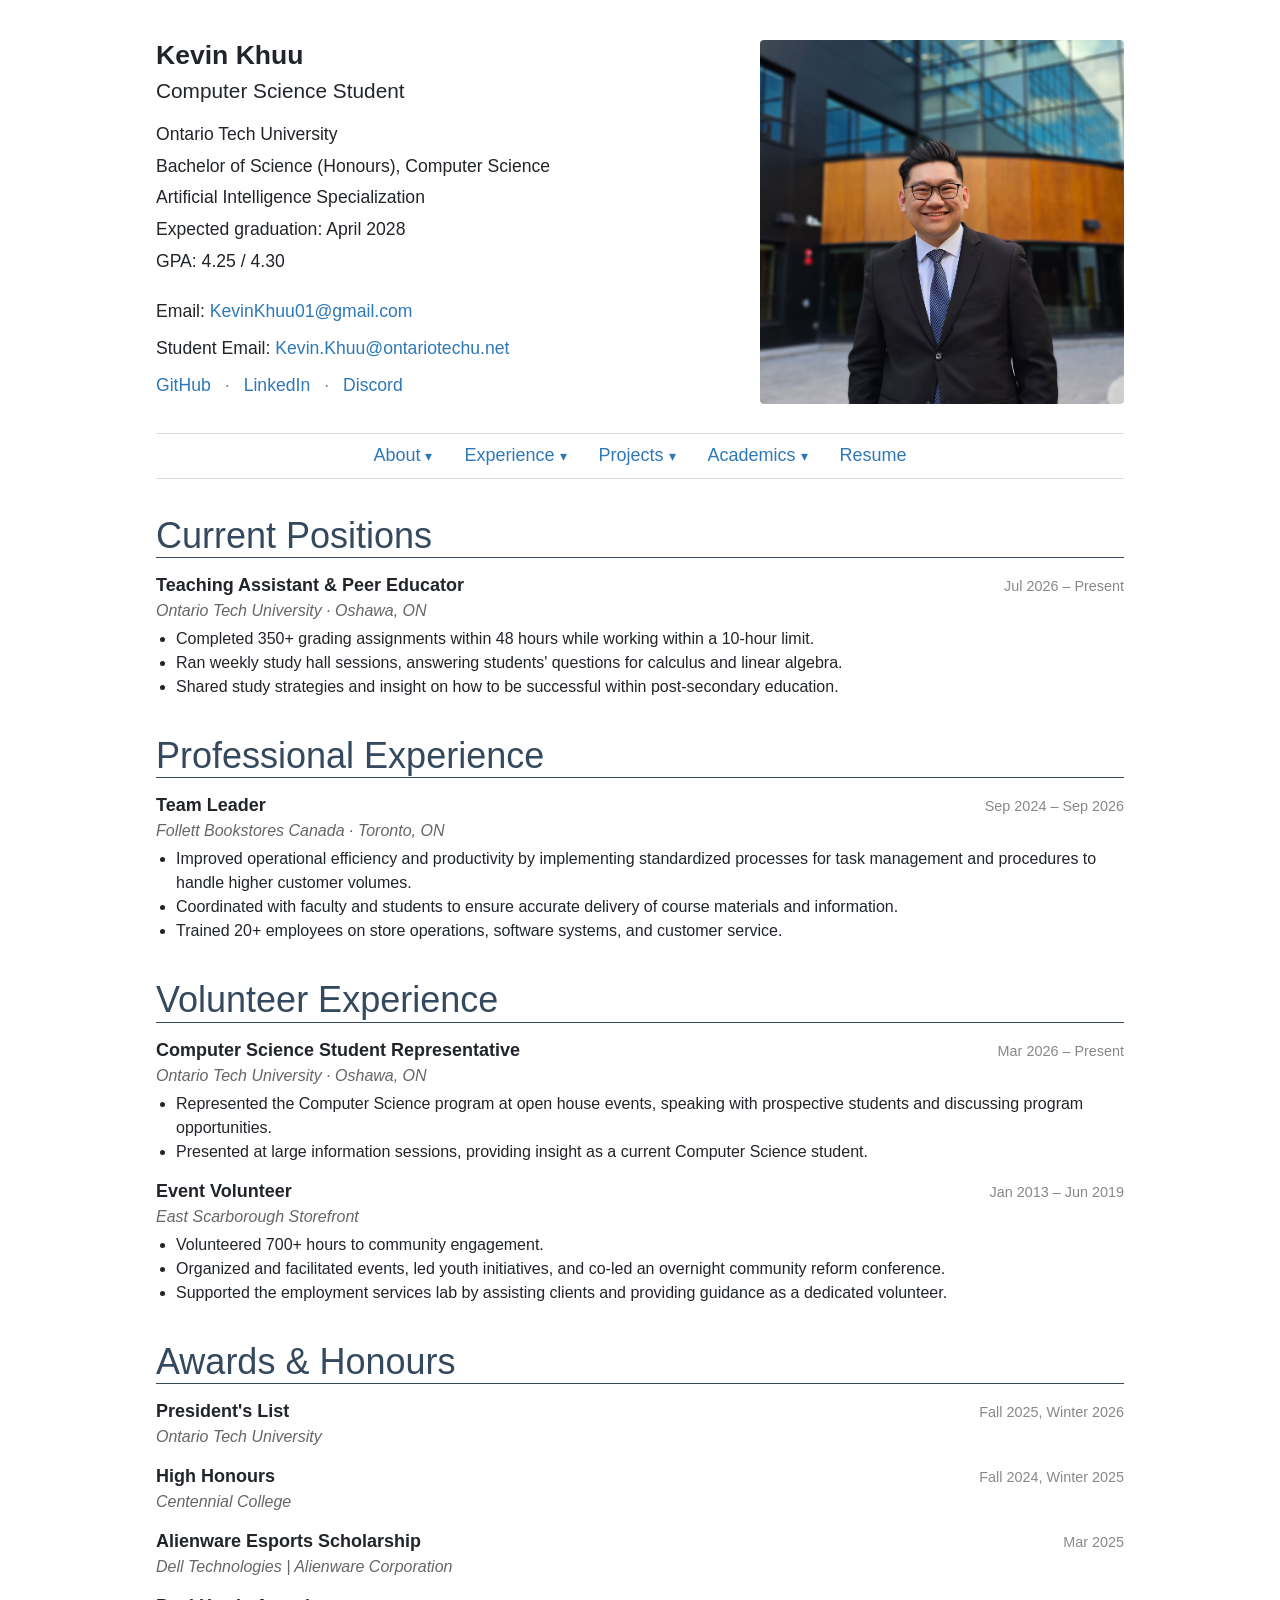
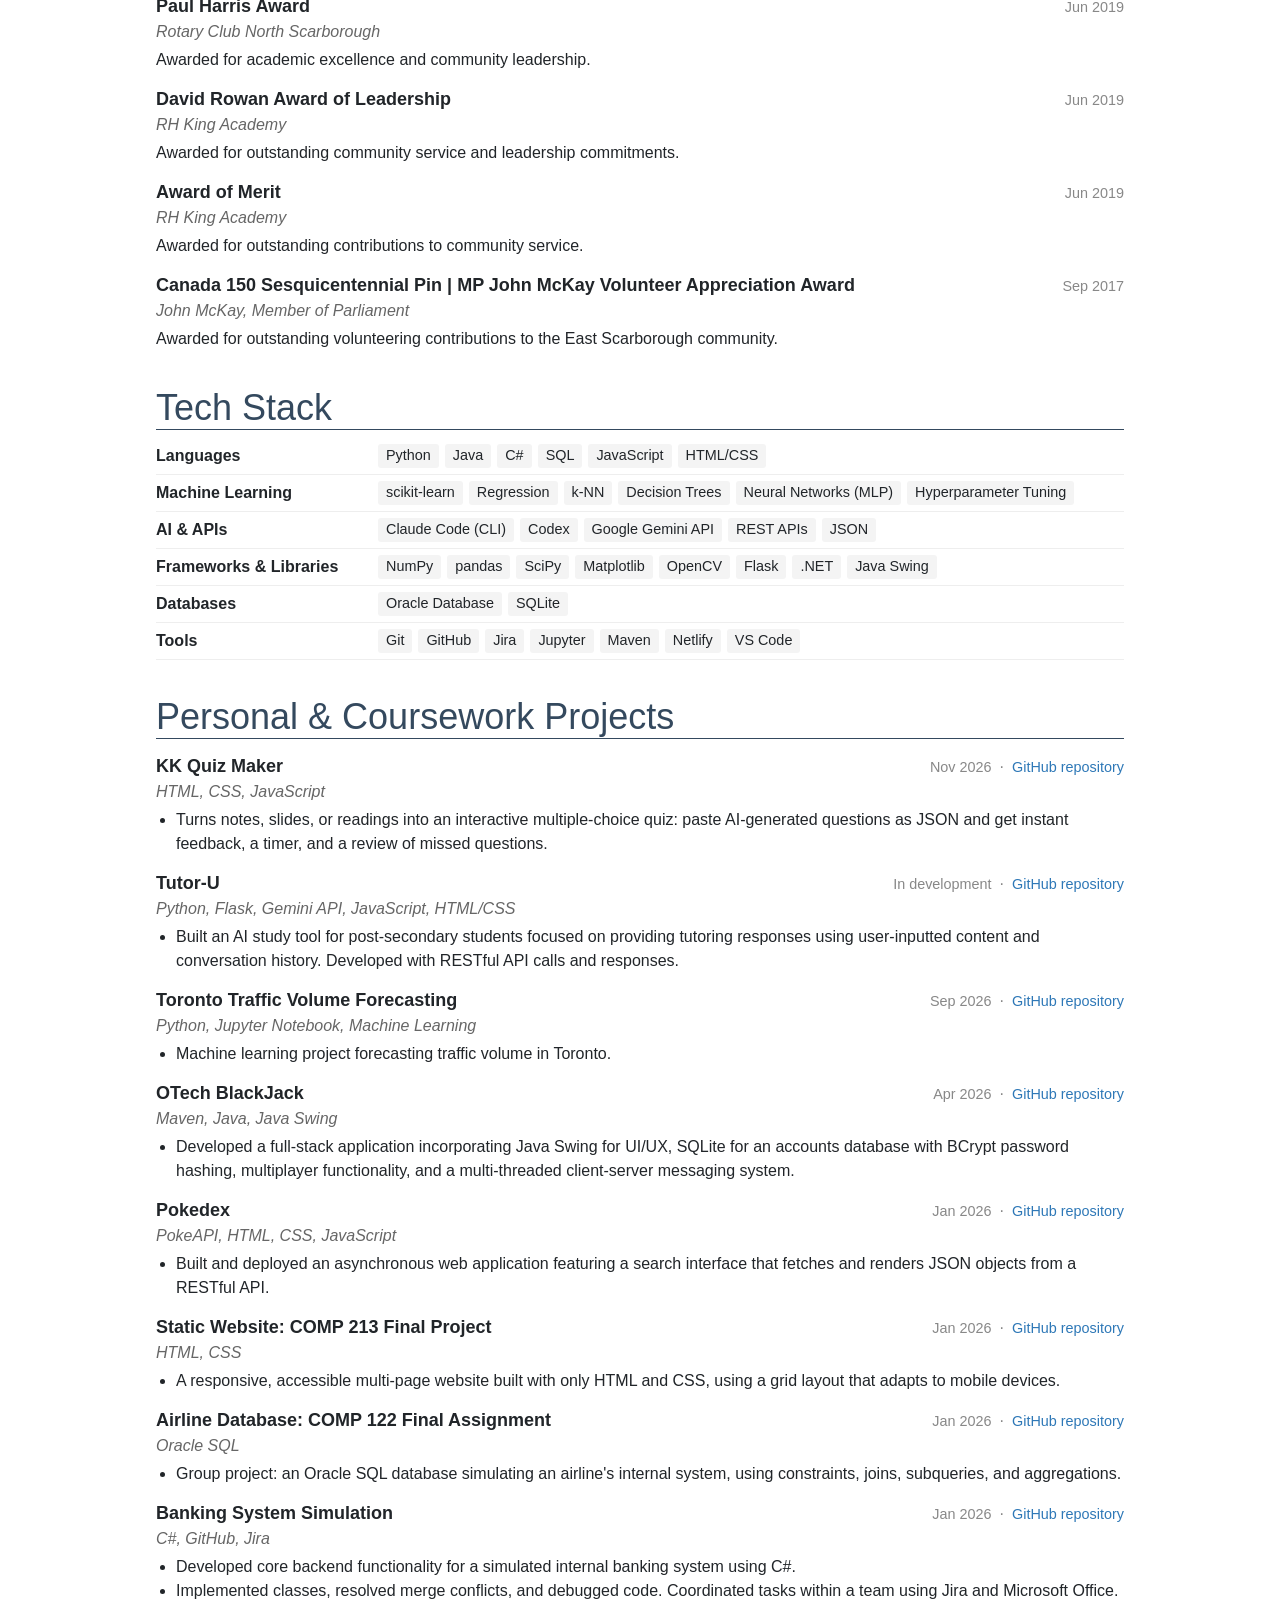
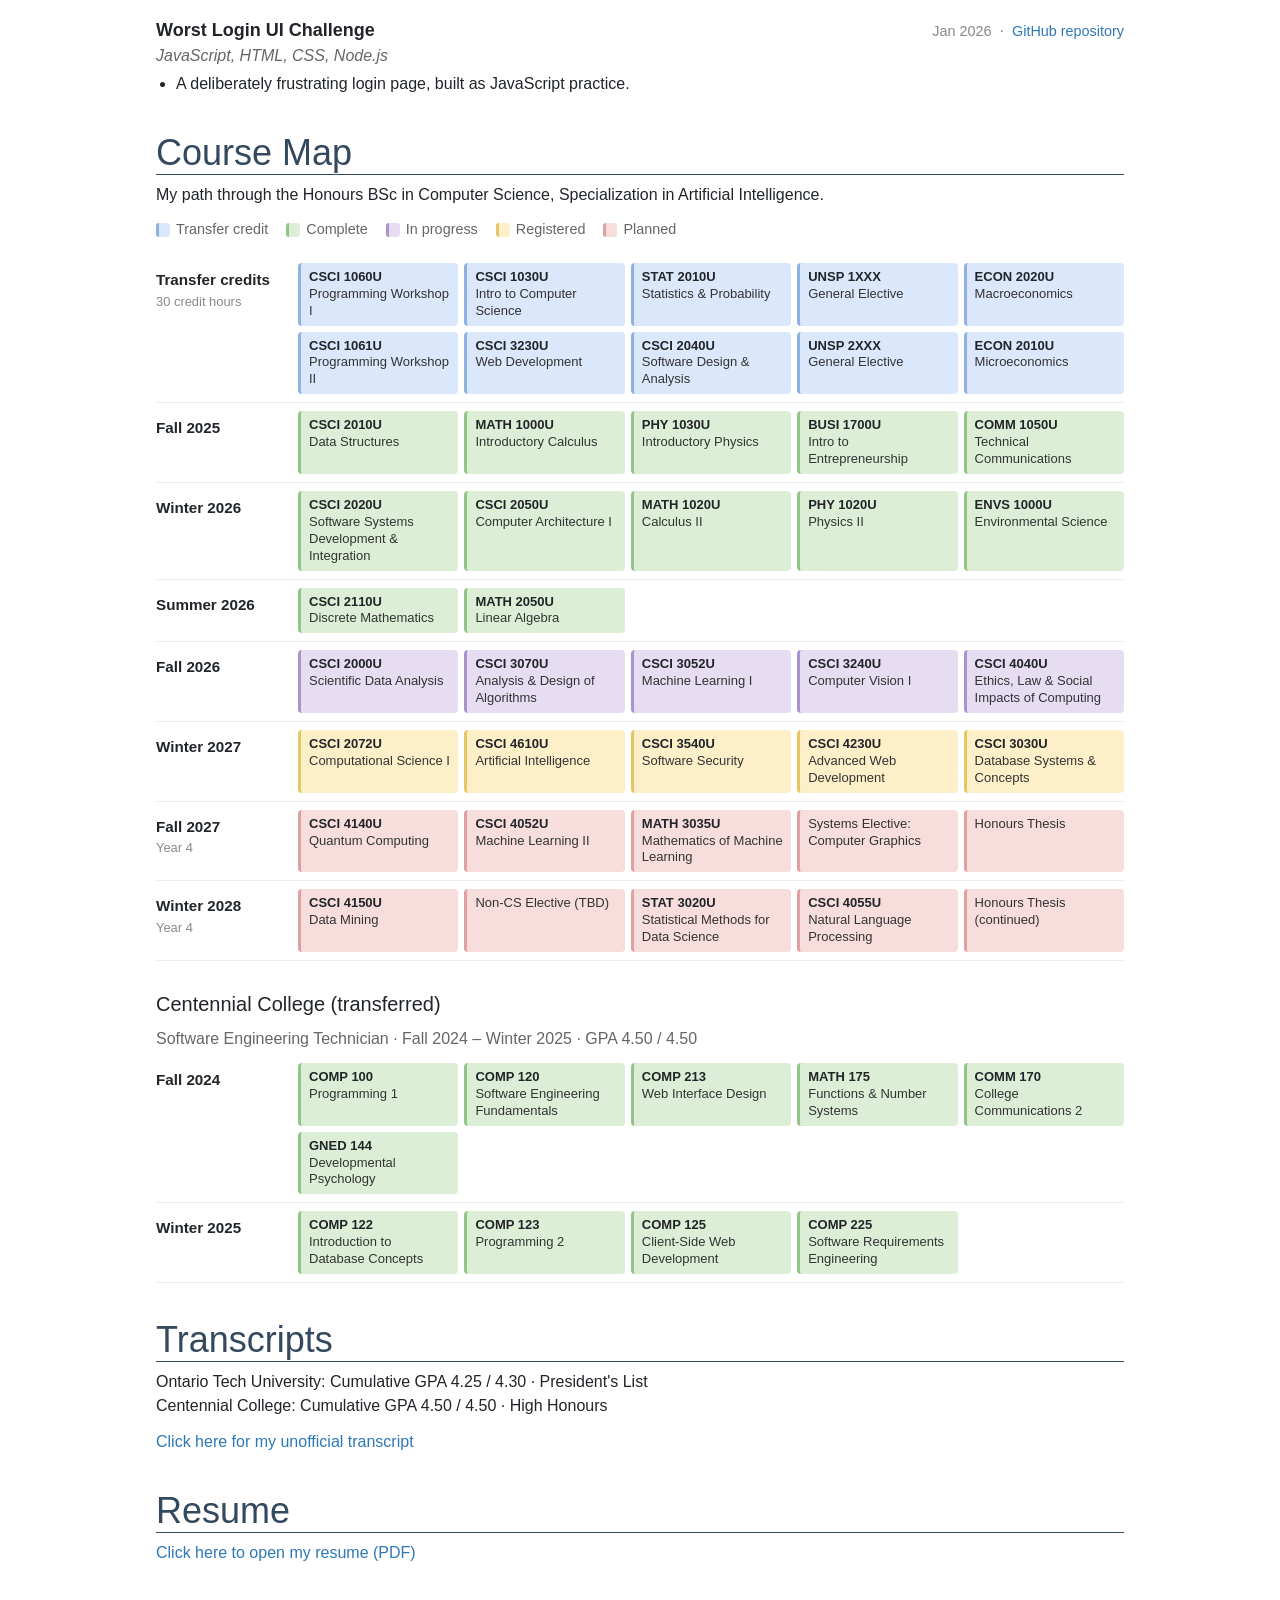
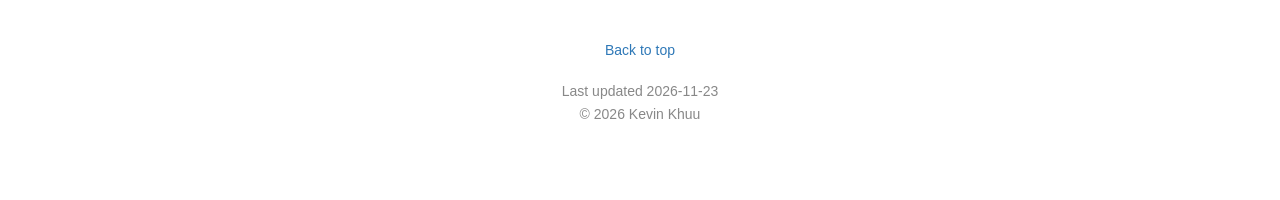
<file: site/index.html>
<!doctype html>
<html lang="en">
<head>
  <meta charset="utf-8">
  <meta name="viewport" content="width=device-width, initial-scale=1">
  <!-- share-tags:start -->
  <title>Kevin Khuu Portfolio</title>
  <meta name="description" content="Computer Science Student · Ontario Tech University">
  <meta property="og:type" content="website">
  <meta property="og:site_name" content="Kevin Khuu">
  <meta property="og:title" content="Kevin Khuu Portfolio">
  <meta property="og:description" content="Computer Science Student · Ontario Tech University">
  <meta name="twitter:card" content="summary">
  <!-- share-tags:end -->
  <link rel="icon" href="favicon.ico" sizes="any">
  <link rel="stylesheet" href="style.css">
</head>
<body data-page="home">
  <div class="container">
    <header id="landing"></header>
    <nav id="menu" aria-label="Main menu"></nav>
    <main id="content"><noscript>This site needs JavaScript turned on to show its content.</noscript></main>
    <footer id="footer"></footer>
  </div>
  <script src="script.js"></script>
</body>
</html>
</file>
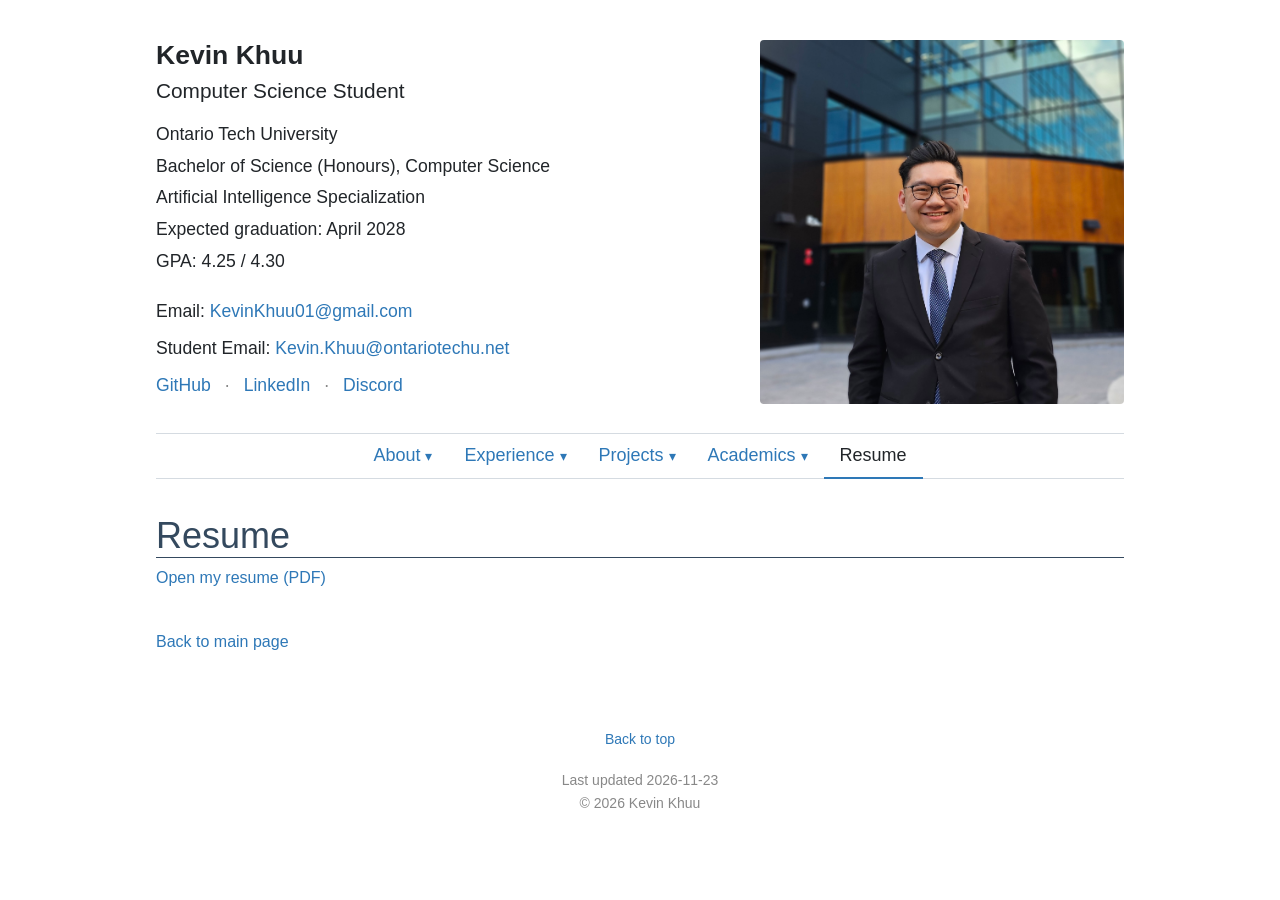
<file: site/resume.html>
<!doctype html>
<html lang="en">
<head>
  <meta charset="utf-8">
  <meta name="viewport" content="width=device-width, initial-scale=1">
  <!-- share-tags:start -->
  <title>Resume · Kevin Khuu</title>
  <meta name="description" content="Computer Science Student · Ontario Tech University">
  <meta property="og:type" content="website">
  <meta property="og:site_name" content="Kevin Khuu">
  <meta property="og:title" content="Resume · Kevin Khuu">
  <meta property="og:description" content="Computer Science Student · Ontario Tech University">
  <meta name="twitter:card" content="summary">
  <!-- share-tags:end -->
  <link rel="icon" href="favicon.ico" sizes="any">
  <link rel="stylesheet" href="style.css">
</head>
<body data-page="resume">
  <div class="container">
    <header id="landing"></header>
    <nav id="menu" aria-label="Main menu"></nav>
    <main id="content"><noscript>This site needs JavaScript turned on to show its content.</noscript></main>
    <footer id="footer"></footer>
  </div>
  <script src="script.js"></script>
</body>
</html>
</file>
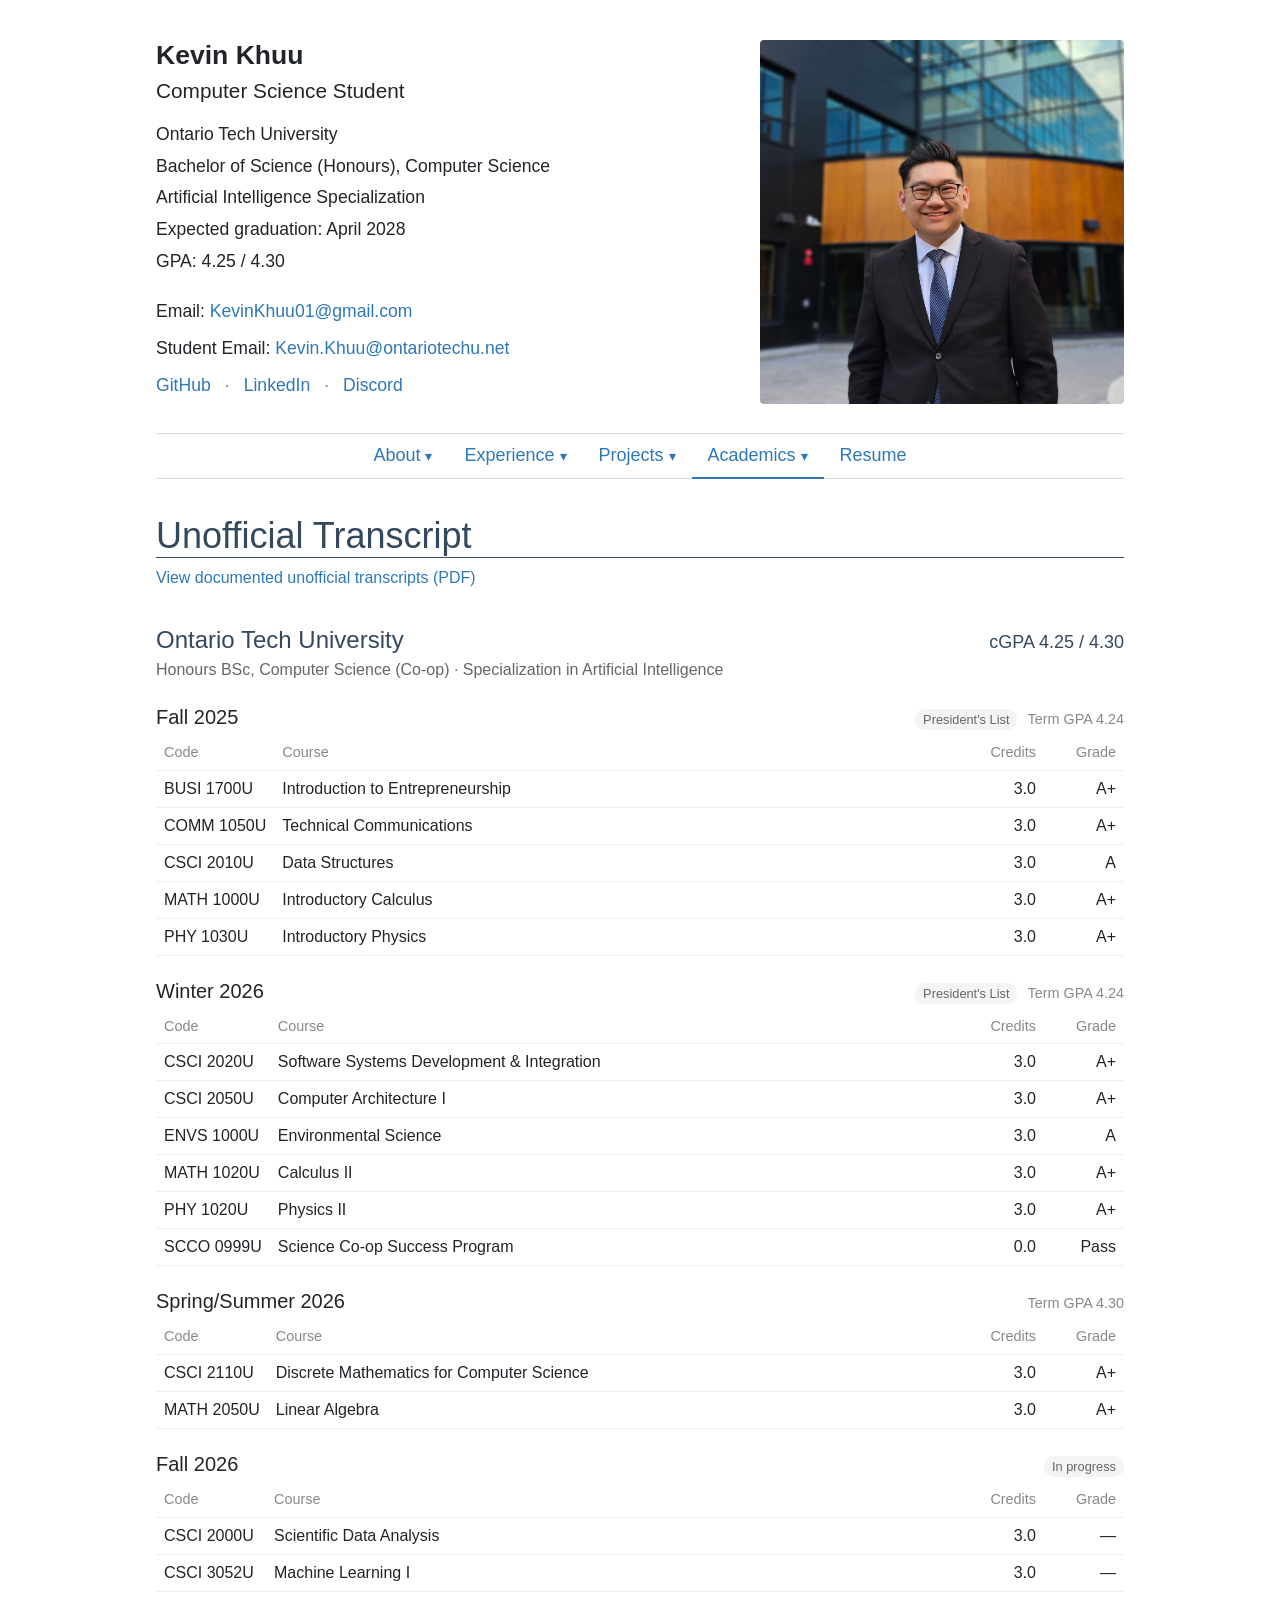
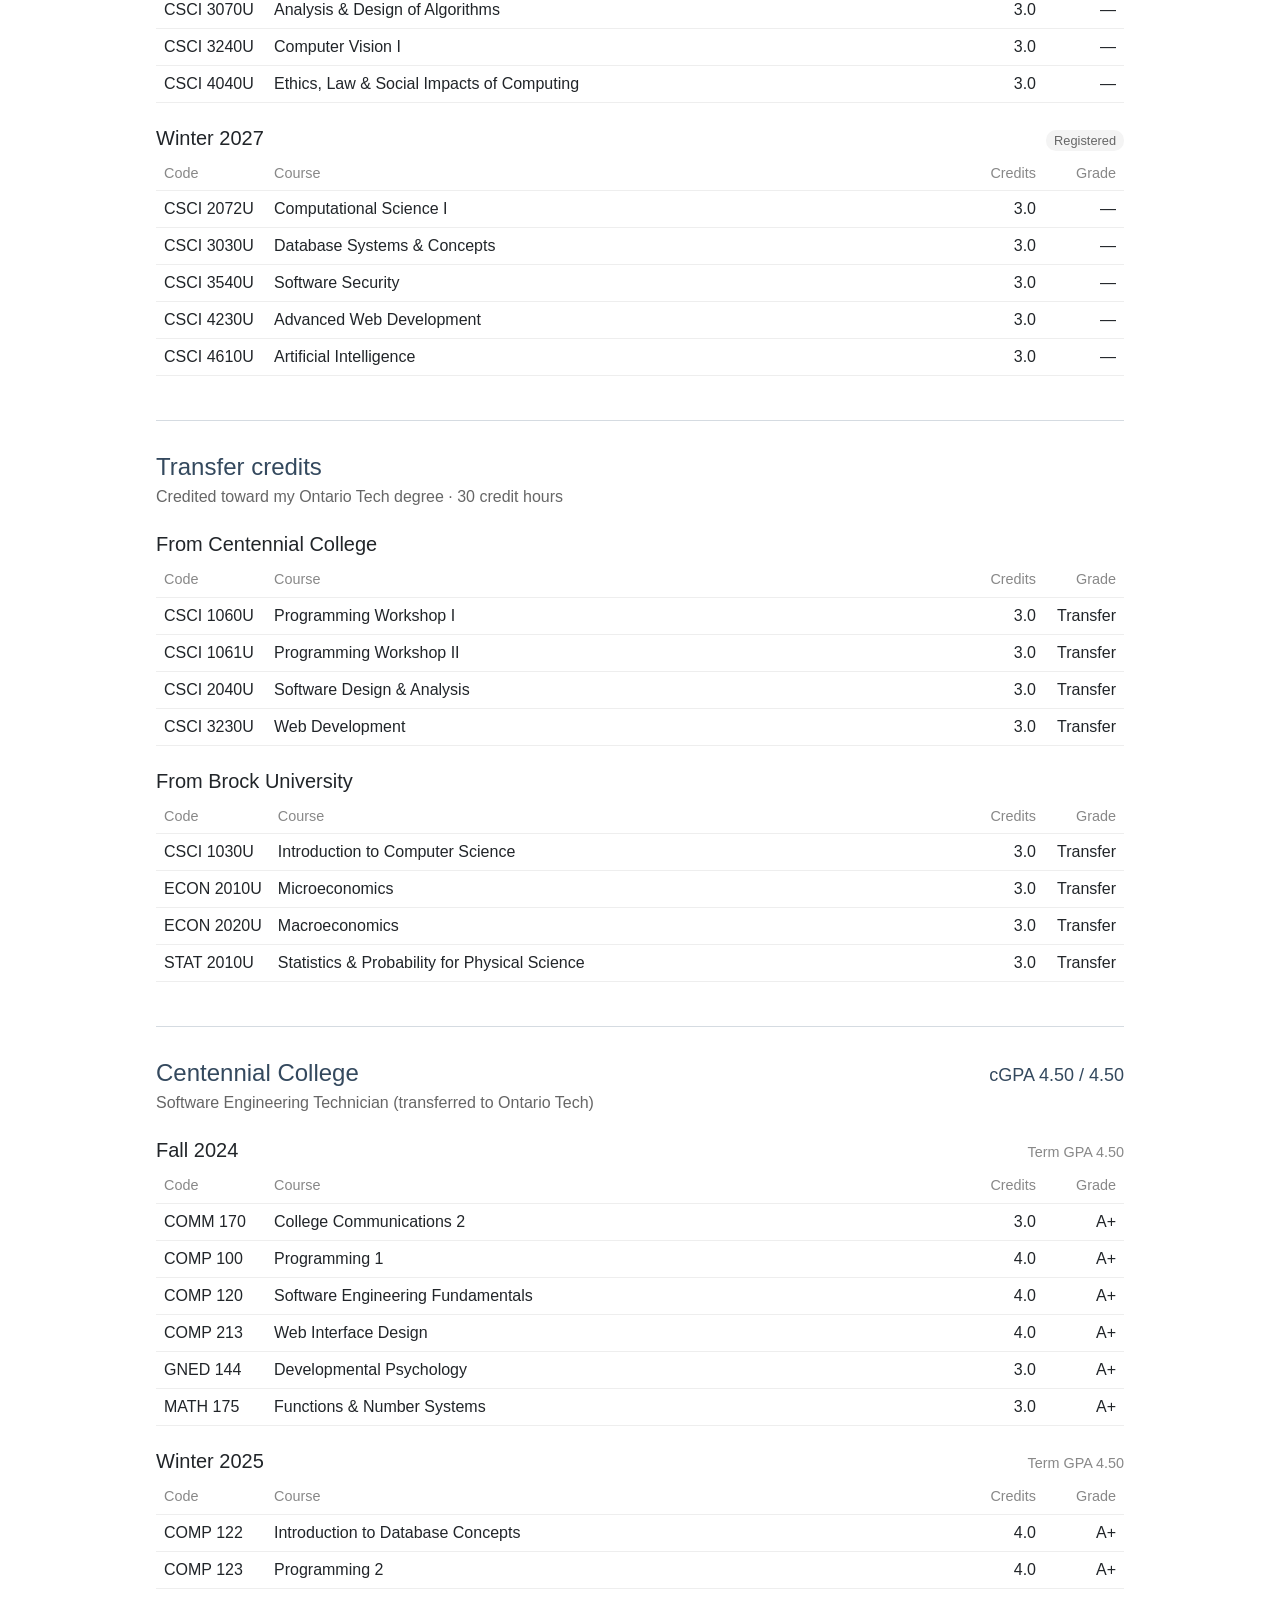
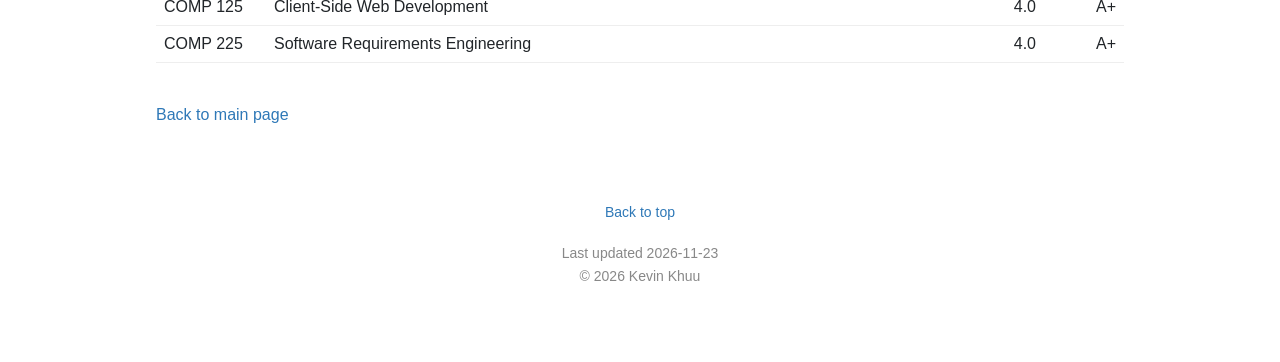
<file: site/transcript.html>
<!doctype html>
<html lang="en">
<head>
  <meta charset="utf-8">
  <meta name="viewport" content="width=device-width, initial-scale=1">
  <!-- share-tags:start -->
  <title>Unofficial Transcript</title>
  <meta name="description" content="Computer Science Student · Ontario Tech University">
  <meta property="og:type" content="website">
  <meta property="og:site_name" content="Kevin Khuu">
  <meta property="og:title" content="Unofficial Transcript">
  <meta property="og:description" content="Computer Science Student · Ontario Tech University">
  <meta name="twitter:card" content="summary">
  <!-- share-tags:end -->
  <link rel="icon" href="favicon.ico" sizes="any">
  <link rel="stylesheet" href="style.css">
</head>
<body data-page="transcript">
  <div class="container">
    <header id="landing"></header>
    <nav id="menu" aria-label="Main menu"></nav>
    <main id="content"><noscript>This site needs JavaScript turned on to show its content.</noscript></main>
    <footer id="footer"></footer>
  </div>
  <script src="script.js"></script>
</body>
</html>
</file>
<file: site/style.css>
/*
  Portfolio styles. Fonts, sizes and colours follow the Visual Computing Lab
  site (vclab.ca): Helvetica Neue, 1000px content width, #34495E section
  headings with a thin underline, quiet grey dates, lowercase centred menu.
*/

:root {
  --color-text: #212529;
  --color-muted: #888888;
  --color-secondary: #666666;
  --color-heading: #34495e;
  --color-accent: #ad0940;
  --color-link: #2e78b7; /* links everywhere, including the menu */
  --color-rule: #eeeeee;
  --color-tag-background: #f4f4f4;
  --color-background: #ffffff;
  --font-family: "Helvetica Neue", Helvetica, Arial, sans-serif;
}

*, *::before, *::after { box-sizing: border-box; }
[hidden] { display: none !important; }

html { scroll-behavior: smooth; }

body {
  margin: 0;
  background: var(--color-background);
  color: var(--color-text);
  font-family: var(--font-family);
  font-weight: 400;
  font-size: 16px;
  line-height: 1.5;
}

.container {
  max-width: 1000px;
  margin: 0 auto;
  padding: 0 16px;
}

a { color: var(--color-link); text-decoration: none; }
a:hover, a:focus-visible { text-decoration: underline; }

img { display: block; max-width: 100%; height: auto; }

p { margin: 0 0 12px; white-space: pre-line; }

/* ---------- Landing: description on the left, headshot on the right ---------- */

#landing {
  display: flex;
  justify-content: space-between;
  align-items: flex-start;
  gap: 32px;
  padding-top: 40px;
}

.landing-text {
  flex: 1 1 auto;
  min-width: 0;
  font-size: 32px; /* "xx-large", as on the reference site; children scale from it */
}

.landing-name { font-size: 83%; font-weight: 900; line-height: 1.2; }
.landing-role { margin-top: 5px; font-size: 65%; line-height: 1.3; }

.landing-details {
  margin-top: 15px;
  font-size: 55%;
  font-weight: 300;
  line-height: 1.8;
}

.contact-links {
  list-style: none;
  margin: 12px 0 0;
  padding: 0;
  display: flex;
  flex-wrap: wrap;
  row-gap: 4px;
  font-size: 50%;
}

.contact-links li:not(:last-child)::after {
  content: "·";
  margin: 0 8px;
  color: var(--color-muted);
}

/* In the header, one link per line: a dark label followed by the blue link. */
.landing-text .contact-links { display: block; margin-top: 16px; font-size: 55%; font-weight: 300; line-height: 2.1; }
.landing-text .contact-links li { margin: 0; }
.landing-text .contact-links li::after { content: none; }
.landing-text .contact-links a { font-weight: 400; }
.contact-label { color: var(--color-text); font-weight: 400; }
.contact-link-separator { margin: 0 14px; color: var(--color-muted); }

/* script.js sets the photo's width to the text column's height on wider screens,
   so the square photo runs from the top of the name to the bottom of the last link row. */
.headshot { flex: 0 0 auto; width: 33%; max-width: 300px; }
.headshot img { width: 100%; aspect-ratio: 1 / 1; object-fit: cover; border-radius: 4px; }

/* ---------- Menu ---------- */

/* The menu sticks to the top of the window while scrolling (script.js adds .is-stuck for the shadow). */
#menu {
  position: sticky;
  top: 0;
  z-index: 40;
  margin: 25px 0;
  padding-top: 4px;
  background: var(--color-background);
  transition: box-shadow 0.15s;
}

#menu.is-stuck { box-shadow: 0 8px 8px -8px rgba(0, 0, 0, 0.18); }

.menu-list {
  list-style: none;
  margin: 0;
  padding: 0;
  display: flex;
  flex-wrap: wrap;
  justify-content: center;
}

/* Thin grey lines above and below the whole menu; the hovered or current item shows a blue segment on the bottom one. */
.menu-list { row-gap: 6px; font-size: 18px; border-top: 1px solid #d5dbe1; border-bottom: 1px solid #d5dbe1; }

.menu-item {
  position: relative;
  display: flex;
  align-items: center;
  margin-bottom: -1px;
  border-bottom: 2px solid transparent;
  transition: border-color 0.15s;
}

.menu-item:hover,
.menu-item:focus-within,
.menu-item.is-open,
.menu-item.is-current,
.menu-item:has(> a[aria-current="page"]) { border-bottom-color: var(--color-link); }

.menu-list a:hover, .menu-list a:focus-visible { text-decoration: none; }
.menu-dropdown a:hover, .menu-dropdown a:focus-visible { background: var(--color-tag-background); }

.menu-list a {
  display: block;
  padding: 8px 16px;
  white-space: nowrap;
}

.menu-list a[aria-current="page"] { color: var(--color-text); }

/* Items with a dropdown are a button (name plus a small ▾) that only opens the list. */
.menu-dropdown-toggle {
  display: flex;
  align-items: baseline;
  gap: 5px;
  padding: 8px 16px;
  border: 0;
  background: none;
  color: var(--color-link);
  font: inherit;
  white-space: nowrap;
  cursor: pointer;
}

.menu-dropdown-caret { display: inline-block; font-size: 0.75em; line-height: 1; transition: transform 0.15s; }
.menu-item.is-open .menu-dropdown-caret { transform: rotate(180deg); }

.menu-dropdown {
  display: none;
  position: absolute;
  top: 100%;
  left: 50%;
  z-index: 50;
  min-width: 100%;
  margin: 0;
  padding: 6px 0;
  list-style: none;
  transform: translateX(-50%);
  background: var(--color-background);
  border: 1px solid var(--color-rule);
  border-radius: 4px;
  box-shadow: 0 6px 18px rgba(0, 0, 0, 0.12);
}

.menu-dropdown a { padding: 6px 16px; text-align: center; }

.menu-item.is-open > .menu-dropdown { display: block; }

/* The small "Menu" bar is only used on phones (see the phone styles at the bottom). */
.menu-compact { display: none; }

/* Home page sections that link to the transcript or resume page */
.page-link-separator { margin: 0 8px; color: var(--color-muted); }

/* ---------- Sections ---------- */

/* Leave room for the sticky menu when jumping to a section. */
.portfolio-section { scroll-margin-top: calc(var(--menu-height, 60px) + 12px); }

.section-heading {
  margin: 35px 0 8px;
  font-size: 36px;
  font-weight: 500;
  line-height: 1.2;
  color: var(--color-heading);
  border-bottom: 1px solid var(--color-heading);
}

.subheading {
  margin: 18px 0 8px;
  font-size: 20px;
  font-weight: 500;
}

/* Entries: positions, experience, awards, projects */
.entry { margin: 14px 0; }

.entry-header {
  display: flex;
  justify-content: space-between;
  align-items: baseline;
  flex-wrap: wrap;
  column-gap: 16px;
}

.entry-title { font-size: 18px; font-weight: 700; }
.entry-dates { color: var(--color-muted); font-size: 0.9em; white-space: nowrap; }
.entry-organization { color: var(--color-secondary); font-style: italic; }
.entry-description { margin: 4px 0 0; }
.entry-meta { display: inline-flex; align-items: baseline; gap: 8px; white-space: nowrap; }
.entry-meta-separator { color: var(--color-muted); }
.entry-link { font-size: 0.9em; }
.entry-bullets { margin: 4px 0 0; padding-left: 20px; }

/* Interests list in About Me */
.interest-list { margin: 0; padding-left: 20px; }

/* News / updates */
.news-row {
  display: grid;
  grid-template-columns: 120px 1fr;
  column-gap: 12px;
  padding: 6px 0;
  border-bottom: 1px solid var(--color-rule);
}

.news-date {
  color: var(--color-muted);
  font-size: 0.9em;
  white-space: nowrap;
  text-align: right;
  padding-top: 1px;
}

.news-text { white-space: pre-line; }

.news-toggle {
  background: none;
  border: 0;
  padding: 8px 0;
  color: var(--color-link);
  font: inherit;
  cursor: pointer;
}

.news-toggle:hover { text-decoration: underline; }

/* Tech stack */
.tech-row {
  display: grid;
  grid-template-columns: 210px 1fr;
  column-gap: 12px;
  padding: 6px 0;
  border-bottom: 1px solid var(--color-rule);
}

.tech-category { font-weight: 700; }
/* Tiles keep their own height even when the row is taller. */
.tech-values { display: flex; flex-wrap: wrap; align-items: flex-start; gap: 6px; }

.tech-tag {
  background: var(--color-tag-background);
  border-radius: 3px;
  padding: 1px 8px;
  font-size: 0.9em;
}

/* Courses */
.course-row { padding: 8px 0; border-bottom: 1px solid var(--color-rule); }
.course-header { display: flex; align-items: baseline; flex-wrap: wrap; column-gap: 10px; }
.course-code { font-weight: 700; }
.course-term { margin-left: auto; color: var(--color-muted); font-size: 0.9em; white-space: nowrap; }
.course-description { margin: 2px 0 0; color: var(--color-secondary); }

/* Course map: one row per term, each course a colour-coded box. Colours follow the academic map. */
.course-map-legend {
  list-style: none;
  display: flex;
  flex-wrap: wrap;
  gap: 6px 18px;
  margin: 8px 0 14px;
  padding: 0;
  font-size: 0.9em;
  color: var(--color-secondary);
}

.course-map-legend li { display: flex; align-items: center; gap: 6px; }
.course-map-swatch { display: inline-block; flex: 0 0 auto; width: 14px; height: 14px; border-radius: 3px; }

.course-status-transfer { --course-color: #dbe7fb; --course-edge: #8fb0e3; }
.course-status-complete { --course-color: #dcefd6; --course-edge: #93c487; }
.course-status-in-progress { --course-color: #e6ddf3; --course-edge: #a993cf; }
.course-status-registered { --course-color: #fdf0c8; --course-edge: #e5c662; }
.course-status-planned { --course-color: #f8dddd; --course-edge: #e0a0a0; }
.course-map-swatch, .course-map-course { background: var(--course-color); border-left: 3px solid var(--course-edge); }

.course-map-row {
  display: grid;
  grid-template-columns: 130px 1fr;
  column-gap: 12px;
  padding: 8px 0;
  border-bottom: 1px solid var(--color-rule);
}

.course-map-term { display: flex; flex-direction: column; font-weight: 700; font-size: 0.95em; padding-top: 6px; }
.course-map-term-note { font-weight: 400; font-size: 0.85em; color: var(--color-muted); }

.course-map-courses {
  display: grid;
  grid-template-columns: repeat(5, minmax(0, 1fr));
  gap: 6px;
}

.course-map-course {
  display: flex;
  flex-direction: column;
  padding: 6px 8px;
  border-radius: 4px;
  font-size: 13px;
  line-height: 1.3;
}

.course-map-code { font-weight: 700; }
.course-map-title { color: #333333; }
.course-map-prior-title { margin-top: 28px; }
.course-map-prior-note { color: var(--color-secondary); margin-bottom: 4px; }

/* ---------- Transcript page ---------- */

.transcript-note { color: var(--color-muted); font-style: italic; }

.transcript-group { margin-top: 32px; }
/* A divider line between schools (Ontario Tech, transfer credits, Centennial). */
.transcript-group + .transcript-group { margin-top: 44px; padding-top: 28px; border-top: 1px solid #d5dbe1; }
.transcript-group-header { display: flex; justify-content: space-between; align-items: baseline; flex-wrap: wrap; gap: 4px 16px; }
.transcript-group-title { margin: 0; font-size: 24px; font-weight: 500; color: var(--color-heading); }
.transcript-group-gpa { font-size: 18px; font-weight: 500; color: var(--color-heading); }
.transcript-group-subtitle { color: var(--color-secondary); }
.transcript-term { margin-top: 20px; }

.transcript-term-header {
  display: flex;
  justify-content: space-between;
  align-items: baseline;
  flex-wrap: wrap;
  gap: 4px 16px;
}

.transcript-term-header .subheading { margin: 0 0 4px; }
.transcript-term-badges { display: flex; align-items: baseline; gap: 10px; }
.transcript-term-gpa { color: var(--color-muted); font-size: 0.9em; }

.transcript-badge {
  padding: 1px 8px;
  border-radius: 10px;
  background: var(--color-tag-background);
  color: var(--color-secondary);
  font-size: 0.8em;
}

.table-wrapper { overflow-x: auto; }

.transcript-table { width: 100%; border-collapse: collapse; }

.transcript-table th,
.transcript-table td {
  text-align: left;
  padding: 6px 8px;
  border-bottom: 1px solid var(--color-rule);
  vertical-align: top;
}

.transcript-table th { color: var(--color-muted); font-weight: 500; font-size: 0.9em; }
.transcript-table .column-number { text-align: right; width: 80px; }
.transcript-table .column-code { width: 110px; white-space: nowrap; }
.transcript-table .column-grade { font-weight: 500; }

/* Link to the original transcript PDFs, under the page heading */
.transcript-documents-link { margin: 4px 0 8px; }

/* "Back to main page" at the bottom of the transcript and resume pages */
.back-link { margin: 40px 0 0; }

/* ---------- Resume page ---------- */

.resume-download { margin: 8px 0 16px; }


/* ---------- Footer ---------- */

#footer {
  margin: 75px 0;
  text-align: center;
  color: var(--color-muted);
  font-size: 14px;
}

#footer .contact-links { justify-content: center; font-size: 14px; margin: 0 0 8px; }
.back-to-top { margin: 0 0 20px; font-size: 14px; }
#footer div { margin-top: 2px; }

.load-error { color: var(--color-accent); margin: 40px 0; }

/* ---------- Phones ---------- */

@media (max-width: 640px) {
  #landing { flex-direction: column-reverse; align-items: stretch; gap: 20px; padding-top: 24px; }
  .headshot { width: 72%; max-width: 280px; }
  .landing-text { font-size: 28px; }
  .section-heading { font-size: 28px; }
  .news-row, .tech-row { grid-template-columns: 1fr; row-gap: 2px; }
  .course-map-row { grid-template-columns: 1fr; row-gap: 6px; }
  .course-map-term { flex-direction: row; gap: 8px; align-items: baseline; padding-top: 0; }
  .course-map-courses { grid-template-columns: repeat(2, minmax(0, 1fr)); }
  .news-date { text-align: left; }

  /* The menu is a vertical list that stays in place; dropdowns open underneath their button. */
  #menu { position: static; padding-top: 0; }
  #menu .menu-list { display: block; font-size: 17px; }
  #menu .menu-item { display: block; margin: 0; border-bottom: 1px solid var(--color-rule); }
  #menu .menu-item:last-child { border-bottom: 0; }
  #menu .menu-list a,
  #menu .menu-dropdown-toggle { width: 100%; padding: 10px 4px; text-align: left; }
  #menu .menu-dropdown-toggle { justify-content: space-between; }
  #menu .menu-dropdown { position: static; transform: none; min-width: 0; padding: 0 0 6px; border: 0; border-radius: 0; box-shadow: none; }
  #menu .menu-dropdown a { padding: 7px 4px 7px 20px; text-align: left; font-size: 16px; }
  #menu .menu-item:hover, #menu .menu-item:focus-within, #menu .menu-item.is-open { border-bottom-color: var(--color-rule); }
  #menu .menu-item:last-child:hover, #menu .menu-item:last-child.is-open { border-bottom-color: transparent; }
  #menu .menu-item.is-current > .menu-dropdown-toggle, #menu .menu-list a[aria-current="page"] { font-weight: 500; }

  /* Once the list has scrolled away, a small "Menu" bar sits at the top and opens a copy of the list. */
  #menu.is-compact .menu-compact {
    display: block;
    position: fixed;
    top: 0;
    left: 0;
    right: 0;
    z-index: 60;
    background: var(--color-background);
    box-shadow: 0 8px 8px -8px rgba(0, 0, 0, 0.18);
  }
  /* The bar is a thin strip with the three-line menu button on the right. */
  .menu-compact { border-bottom: 1px solid #d5dbe1; }
  .menu-compact-toggle {
    display: flex;
    flex-direction: column;
    justify-content: center;
    gap: 5px;
    width: 44px;
    height: 44px;
    margin: 0 6px 0 auto;
    padding: 0 10px;
    border: 0;
    background: none;
    cursor: pointer;
  }
  .menu-compact-icon-line {
    display: block;
    height: 2px;
    border-radius: 1px;
    background: var(--color-link);
    transition: transform 0.2s, opacity 0.2s;
  }
  #menu.is-compact-expanded .menu-compact-icon-line:nth-child(1) { transform: translateY(7px) rotate(45deg); }
  #menu.is-compact-expanded .menu-compact-icon-line:nth-child(2) { opacity: 0; }
  #menu.is-compact-expanded .menu-compact-icon-line:nth-child(3) { transform: translateY(-7px) rotate(-45deg); }
  .menu-compact-panel { display: none; max-height: calc(100vh - 48px); overflow-y: auto; padding: 0 16px 8px; }
  #menu.is-compact-expanded .menu-compact-panel { display: block; }
  #menu .menu-compact-panel .menu-list { border-top: 0; }
}
</file>
